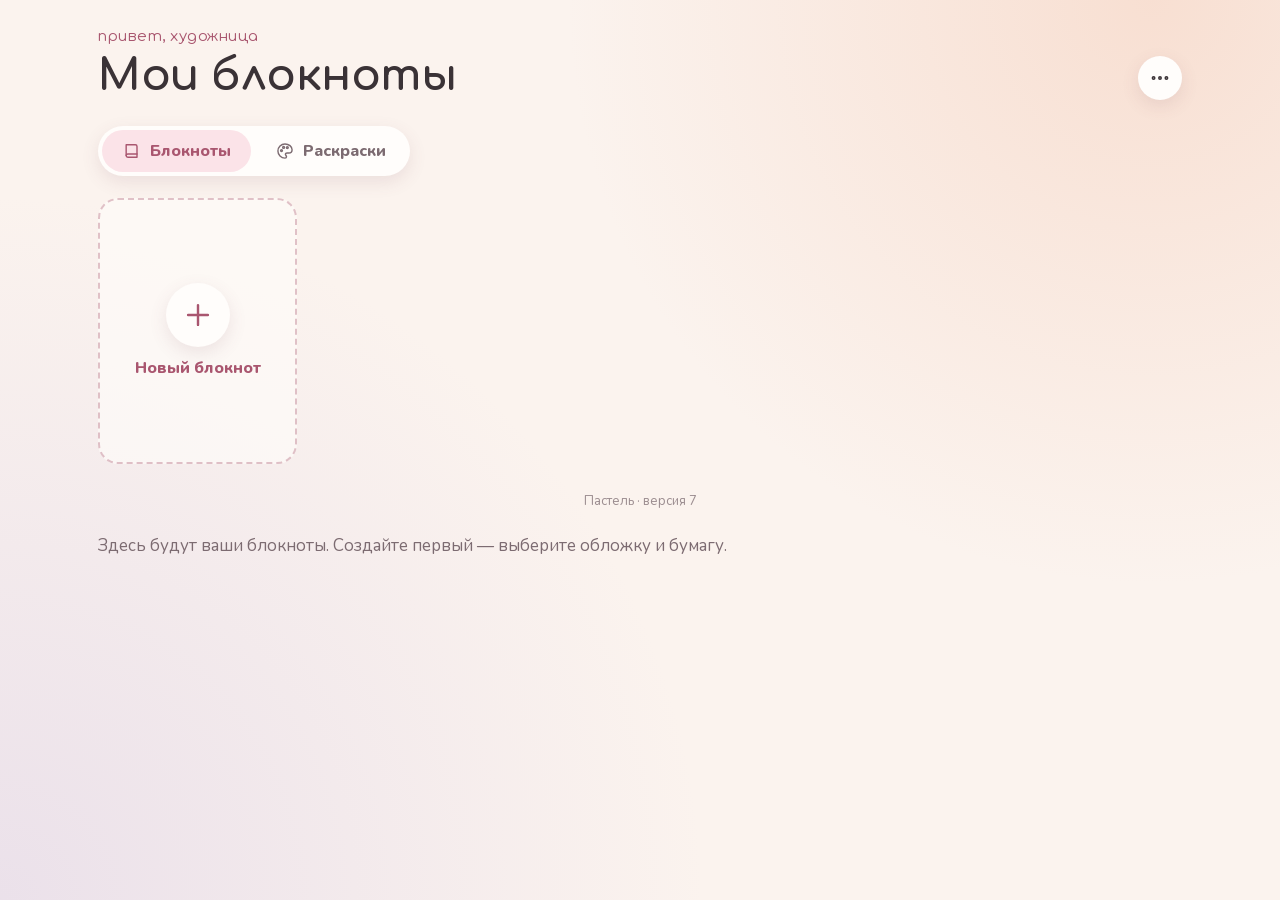
<file: index.html>
<!doctype html>
<html lang="ru">
<head>
<meta charset="utf-8">
<meta name="viewport" content="width=device-width, initial-scale=1, maximum-scale=1, user-scalable=no, viewport-fit=cover">
<title>Пастель — блокнот</title>
<meta name="description" content="Пастель: блокнот для Apple Pencil на iPad. Работает офлайн.">
<meta name="theme-color" content="#FBF3EE">
<meta name="mobile-web-app-capable" content="yes">
<meta name="apple-mobile-web-app-capable" content="yes">
<meta name="apple-mobile-web-app-status-bar-style" content="default">
<meta name="apple-mobile-web-app-title" content="Пастель">
<meta name="format-detection" content="telephone=no">
<link rel="manifest" href="manifest.webmanifest">
<link rel="icon" href="icons/icon.svg" type="image/svg+xml">
<link rel="apple-touch-icon" href="icons/apple-touch-icon.png">
<link rel="stylesheet" href="css/fonts.css">
<link rel="stylesheet" href="css/app.css">
</head>
<body>
<main id="app" aria-live="off"></main>
<noscript>Для работы Пастели нужен JavaScript.</noscript>
<script type="module" src="js/app.js"></script>
</body>
</html>
</file>
<file: css/fonts.css>
/* Шрифты (SIL Open Font License 1.1): Comfortaa — заголовки, Nunito — интерфейс. Локальные файлы, чтобы работало офлайн. */
@font-face {
  font-family: 'Comfortaa';
  font-style: normal;
  font-weight: 400 700;
  font-display: swap;
  src: url(../fonts/comfortaa-cyrillic-ext.woff2) format('woff2');
  unicode-range: U+0460-052F, U+1C80-1C8A, U+20B4, U+2DE0-2DFF, U+A640-A69F, U+FE2E-FE2F;
}
@font-face {
  font-family: 'Comfortaa';
  font-style: normal;
  font-weight: 400 700;
  font-display: swap;
  src: url(../fonts/comfortaa-cyrillic.woff2) format('woff2');
  unicode-range: U+0301, U+0400-045F, U+0490-0491, U+04B0-04B1, U+2116;
}
@font-face {
  font-family: 'Comfortaa';
  font-style: normal;
  font-weight: 400 700;
  font-display: swap;
  src: url(../fonts/comfortaa-latin-ext.woff2) format('woff2');
  unicode-range: U+0100-02BA, U+02BD-02C5, U+02C7-02CC, U+02CE-02D7, U+02DD-02FF, U+0304, U+0308, U+0329, U+1D00-1DBF, U+1E00-1E9F, U+1EF2-1EFF, U+2020, U+20A0-20AB, U+20AD-20C4, U+2113, U+2C60-2C7F, U+A720-A7FF;
}
@font-face {
  font-family: 'Comfortaa';
  font-style: normal;
  font-weight: 400 700;
  font-display: swap;
  src: url(../fonts/comfortaa-latin.woff2) format('woff2');
  unicode-range: U+0000-00FF, U+0131, U+0152-0153, U+02BB-02BC, U+02C6, U+02DA, U+02DC, U+0304, U+0308, U+0329, U+2000-206F, U+20AC, U+2122, U+2191, U+2193, U+2212, U+2215, U+FEFF, U+FFFD;
}
@font-face {
  font-family: 'Nunito';
  font-style: normal;
  font-weight: 400 800;
  font-display: swap;
  src: url(../fonts/nunito-cyrillic-ext.woff2) format('woff2');
  unicode-range: U+0460-052F, U+1C80-1C8A, U+20B4, U+2DE0-2DFF, U+A640-A69F, U+FE2E-FE2F;
}
@font-face {
  font-family: 'Nunito';
  font-style: normal;
  font-weight: 400 800;
  font-display: swap;
  src: url(../fonts/nunito-cyrillic.woff2) format('woff2');
  unicode-range: U+0301, U+0400-045F, U+0490-0491, U+04B0-04B1, U+2116;
}
@font-face {
  font-family: 'Nunito';
  font-style: normal;
  font-weight: 400 800;
  font-display: swap;
  src: url(../fonts/nunito-latin-ext.woff2) format('woff2');
  unicode-range: U+0100-02BA, U+02BD-02C5, U+02C7-02CC, U+02CE-02D7, U+02DD-02FF, U+0304, U+0308, U+0329, U+1D00-1DBF, U+1E00-1E9F, U+1EF2-1EFF, U+2020, U+20A0-20AB, U+20AD-20C4, U+2113, U+2C60-2C7F, U+A720-A7FF;
}
@font-face {
  font-family: 'Nunito';
  font-style: normal;
  font-weight: 400 800;
  font-display: swap;
  src: url(../fonts/nunito-latin.woff2) format('woff2');
  unicode-range: U+0000-00FF, U+0131, U+0152-0153, U+02BB-02BC, U+02C6, U+02DA, U+02DC, U+0304, U+0308, U+0329, U+2000-206F, U+20AC, U+2122, U+2191, U+2193, U+2212, U+2215, U+FEFF, U+FFFD;
}

/* Шрифты для текста в блокноте (SIL Open Font License 1.1, Google Fonts). Все с русскими и казахскими буквами. */
@font-face {
  font-family: 'Caveat';
  font-style: normal;
  font-weight: 500;
  font-display: swap;
  src: url(../fonts/caveat-cyrillic-ext.woff2) format('woff2');
  unicode-range: U+0460-052F, U+1C80-1C8A, U+20B4, U+2DE0-2DFF, U+A640-A69F, U+FE2E-FE2F;
}
@font-face {
  font-family: 'Caveat';
  font-style: normal;
  font-weight: 500;
  font-display: swap;
  src: url(../fonts/caveat-cyrillic.woff2) format('woff2');
  unicode-range: U+0301, U+0400-045F, U+0490-0491, U+04B0-04B1, U+2116;
}
@font-face {
  font-family: 'Caveat';
  font-style: normal;
  font-weight: 500;
  font-display: swap;
  src: url(../fonts/caveat-latin-ext.woff2) format('woff2');
  unicode-range: U+0100-02BA, U+02BD-02C5, U+02C7-02CC, U+02CE-02D7, U+02DD-02FF, U+0304, U+0308, U+0329, U+1D00-1DBF, U+1E00-1E9F, U+1EF2-1EFF, U+2020, U+20A0-20AB, U+20AD-20C4, U+2113, U+2C60-2C7F, U+A720-A7FF;
}
@font-face {
  font-family: 'Caveat';
  font-style: normal;
  font-weight: 500;
  font-display: swap;
  src: url(../fonts/caveat-latin.woff2) format('woff2');
  unicode-range: U+0000-00FF, U+0131, U+0152-0153, U+02BB-02BC, U+02C6, U+02DA, U+02DC, U+0304, U+0308, U+0329, U+2000-206F, U+20AC, U+2122, U+2191, U+2193, U+2212, U+2215, U+FEFF, U+FFFD;
}
@font-face {
  font-family: 'Bad Script';
  font-style: normal;
  font-weight: 400;
  font-display: swap;
  src: url(../fonts/bad-script-cyrillic-ext.woff2) format('woff2');
  unicode-range: U+0460-052F, U+1C80-1C8A, U+20B4, U+2DE0-2DFF, U+A640-A69F, U+FE2E-FE2F;
}
@font-face {
  font-family: 'Bad Script';
  font-style: normal;
  font-weight: 400;
  font-display: swap;
  src: url(../fonts/bad-script-cyrillic.woff2) format('woff2');
  unicode-range: U+0301, U+0400-045F, U+0490-0491, U+04B0-04B1, U+2116;
}
@font-face {
  font-family: 'Bad Script';
  font-style: normal;
  font-weight: 400;
  font-display: swap;
  src: url(../fonts/bad-script-latin-ext.woff2) format('woff2');
  unicode-range: U+0100-02BA, U+02BD-02C5, U+02C7-02CC, U+02CE-02D7, U+02DD-02FF, U+0304, U+0308, U+0329, U+1D00-1DBF, U+1E00-1E9F, U+1EF2-1EFF, U+2020, U+20A0-20AB, U+20AD-20C4, U+2113, U+2C60-2C7F, U+A720-A7FF;
}
@font-face {
  font-family: 'Bad Script';
  font-style: normal;
  font-weight: 400;
  font-display: swap;
  src: url(../fonts/bad-script-latin.woff2) format('woff2');
  unicode-range: U+0000-00FF, U+0131, U+0152-0153, U+02BB-02BC, U+02C6, U+02DA, U+02DC, U+0304, U+0308, U+0329, U+2000-206F, U+20AC, U+2122, U+2191, U+2193, U+2212, U+2215, U+FEFF, U+FFFD;
}
@font-face {
  font-family: 'Pangolin';
  font-style: normal;
  font-weight: 400;
  font-display: swap;
  src: url(../fonts/pangolin-cyrillic-ext.woff2) format('woff2');
  unicode-range: U+0460-052F, U+1C80-1C8A, U+20B4, U+2DE0-2DFF, U+A640-A69F, U+FE2E-FE2F;
}
@font-face {
  font-family: 'Pangolin';
  font-style: normal;
  font-weight: 400;
  font-display: swap;
  src: url(../fonts/pangolin-cyrillic.woff2) format('woff2');
  unicode-range: U+0301, U+0400-045F, U+0490-0491, U+04B0-04B1, U+2116;
}
@font-face {
  font-family: 'Pangolin';
  font-style: normal;
  font-weight: 400;
  font-display: swap;
  src: url(../fonts/pangolin-latin-ext.woff2) format('woff2');
  unicode-range: U+0100-02BA, U+02BD-02C5, U+02C7-02CC, U+02CE-02D7, U+02DD-02FF, U+0304, U+0308, U+0329, U+1D00-1DBF, U+1E00-1E9F, U+1EF2-1EFF, U+2020, U+20A0-20AB, U+20AD-20C4, U+2113, U+2C60-2C7F, U+A720-A7FF;
}
@font-face {
  font-family: 'Pangolin';
  font-style: normal;
  font-weight: 400;
  font-display: swap;
  src: url(../fonts/pangolin-latin.woff2) format('woff2');
  unicode-range: U+0000-00FF, U+0131, U+0152-0153, U+02BB-02BC, U+02C6, U+02DA, U+02DC, U+0304, U+0308, U+0329, U+2000-206F, U+20AC, U+2122, U+2191, U+2193, U+2212, U+2215, U+FEFF, U+FFFD;
}
@font-face {
  font-family: 'Cormorant Garamond';
  font-style: italic;
  font-weight: 600;
  font-display: swap;
  src: url(../fonts/cormorant-cyrillic-ext.woff2) format('woff2');
  unicode-range: U+0460-052F, U+1C80-1C8A, U+20B4, U+2DE0-2DFF, U+A640-A69F, U+FE2E-FE2F;
}
@font-face {
  font-family: 'Cormorant Garamond';
  font-style: italic;
  font-weight: 600;
  font-display: swap;
  src: url(../fonts/cormorant-cyrillic.woff2) format('woff2');
  unicode-range: U+0301, U+0400-045F, U+0490-0491, U+04B0-04B1, U+2116;
}
@font-face {
  font-family: 'Cormorant Garamond';
  font-style: italic;
  font-weight: 600;
  font-display: swap;
  src: url(../fonts/cormorant-latin-ext.woff2) format('woff2');
  unicode-range: U+0100-02BA, U+02BD-02C5, U+02C7-02CC, U+02CE-02D7, U+02DD-02FF, U+0304, U+0308, U+0329, U+1D00-1DBF, U+1E00-1E9F, U+1EF2-1EFF, U+2020, U+20A0-20AB, U+20AD-20C4, U+2113, U+2C60-2C7F, U+A720-A7FF;
}
@font-face {
  font-family: 'Cormorant Garamond';
  font-style: italic;
  font-weight: 600;
  font-display: swap;
  src: url(../fonts/cormorant-latin.woff2) format('woff2');
  unicode-range: U+0000-00FF, U+0131, U+0152-0153, U+02BB-02BC, U+02C6, U+02DA, U+02DC, U+0304, U+0308, U+0329, U+2000-206F, U+20AC, U+2122, U+2191, U+2193, U+2212, U+2215, U+FEFF, U+FFFD;
}
@font-face {
  font-family: 'Pacifico';
  font-style: normal;
  font-weight: 400;
  font-display: swap;
  src: url(../fonts/pacifico-cyrillic-ext.woff2) format('woff2');
  unicode-range: U+0460-052F, U+1C80-1C8A, U+20B4, U+2DE0-2DFF, U+A640-A69F, U+FE2E-FE2F;
}
@font-face {
  font-family: 'Pacifico';
  font-style: normal;
  font-weight: 400;
  font-display: swap;
  src: url(../fonts/pacifico-cyrillic.woff2) format('woff2');
  unicode-range: U+0301, U+0400-045F, U+0490-0491, U+04B0-04B1, U+2116;
}
@font-face {
  font-family: 'Pacifico';
  font-style: normal;
  font-weight: 400;
  font-display: swap;
  src: url(../fonts/pacifico-latin-ext.woff2) format('woff2');
  unicode-range: U+0100-02BA, U+02BD-02C5, U+02C7-02CC, U+02CE-02D7, U+02DD-02FF, U+0304, U+0308, U+0329, U+1D00-1DBF, U+1E00-1E9F, U+1EF2-1EFF, U+2020, U+20A0-20AB, U+20AD-20C4, U+2113, U+2C60-2C7F, U+A720-A7FF;
}
@font-face {
  font-family: 'Pacifico';
  font-style: normal;
  font-weight: 400;
  font-display: swap;
  src: url(../fonts/pacifico-latin.woff2) format('woff2');
  unicode-range: U+0000-00FF, U+0131, U+0152-0153, U+02BB-02BC, U+02C6, U+02DA, U+02DC, U+0304, U+0308, U+0329, U+2000-206F, U+20AC, U+2122, U+2191, U+2193, U+2212, U+2215, U+FEFF, U+FFFD;
}
@font-face {
  font-family: 'Yeseva One';
  font-style: normal;
  font-weight: 400;
  font-display: swap;
  src: url(../fonts/yeseva-cyrillic-ext.woff2) format('woff2');
  unicode-range: U+0460-052F, U+1C80-1C8A, U+20B4, U+2DE0-2DFF, U+A640-A69F, U+FE2E-FE2F;
}
@font-face {
  font-family: 'Yeseva One';
  font-style: normal;
  font-weight: 400;
  font-display: swap;
  src: url(../fonts/yeseva-cyrillic.woff2) format('woff2');
  unicode-range: U+0301, U+0400-045F, U+0490-0491, U+04B0-04B1, U+2116;
}
@font-face {
  font-family: 'Yeseva One';
  font-style: normal;
  font-weight: 400;
  font-display: swap;
  src: url(../fonts/yeseva-latin-ext.woff2) format('woff2');
  unicode-range: U+0100-02BA, U+02BD-02C5, U+02C7-02CC, U+02CE-02D7, U+02DD-02FF, U+0304, U+0308, U+0329, U+1D00-1DBF, U+1E00-1E9F, U+1EF2-1EFF, U+2020, U+20A0-20AB, U+20AD-20C4, U+2113, U+2C60-2C7F, U+A720-A7FF;
}
@font-face {
  font-family: 'Yeseva One';
  font-style: normal;
  font-weight: 400;
  font-display: swap;
  src: url(../fonts/yeseva-latin.woff2) format('woff2');
  unicode-range: U+0000-00FF, U+0131, U+0152-0153, U+02BB-02BC, U+02C6, U+02DA, U+02DC, U+0304, U+0308, U+0329, U+2000-206F, U+20AC, U+2122, U+2191, U+2193, U+2212, U+2215, U+FEFF, U+FFFD;
}
</file>
<file: css/app.css>
/* Пастель: тёплые пастельные цвета, мягкие скругления. Все цвета — токены здесь. */
:root {
  --bg: #FBF3EE;
  --bg-2: #F6E6E0;
  --surface: #FFFDFB;
  --ink: #3A3236;
  --ink-soft: #7C6B71;
  --line: rgba(58, 50, 54, .10);
  --rose: #D48A9E;
  --rose-deep: #A9566F;
  --peach: #F4C7B0;
  --sage: #B9CDB4;
  --butter: #F3DFA2;
  --lav: #CDBFE3;
  --danger: #B8445E;
  --radius: 22px;
  --radius-sm: 14px;
  --shadow: 0 18px 40px rgba(122, 78, 90, .14);
  --shadow-sm: 0 6px 18px rgba(122, 78, 90, .12);
  --font-ui: 'Nunito', system-ui, -apple-system, sans-serif;
  --font-title: 'Comfortaa', 'Nunito', system-ui, sans-serif;
  --safe-top: env(safe-area-inset-top, 0px);
  --safe-bottom: env(safe-area-inset-bottom, 0px);
}

* { box-sizing: border-box; -webkit-tap-highlight-color: transparent; }
html, body { margin: 0; height: 100%; }
body {
  font-family: var(--font-ui);
  color: var(--ink);
  background:
    radial-gradient(circle at 90% 0%, rgba(244, 199, 176, .45), transparent 40%),
    radial-gradient(circle at 0% 100%, rgba(205, 191, 227, .35), transparent 45%),
    var(--bg);
  -webkit-user-select: none;
  user-select: none;
  -webkit-touch-callout: none;
  overscroll-behavior: none;
  -webkit-text-size-adjust: 100%;
}
button { font: inherit; color: inherit; cursor: pointer; }
button:disabled { opacity: .35; cursor: default; }
:focus-visible { outline: 3px solid var(--rose); outline-offset: 2px; }
.ic { display: block; flex: none; }
#app { height: 100%; }

/* ---------- кнопки ---------- */
.icon-btn {
  width: 44px; height: 44px; border: 0; border-radius: 14px; background: transparent;
  display: inline-flex; align-items: center; justify-content: center;
  transition: background .2s, transform .15s;
}
.icon-btn:not(:disabled):active { transform: scale(.94); background: var(--bg-2); }
.icon-btn.round { border-radius: 50%; background: var(--surface); box-shadow: var(--shadow-sm); }
.icon-btn.small { width: 36px; height: 36px; border-radius: 12px; }
.chip-btn {
  height: 44px; padding: 0 16px 0 10px; border: 0; border-radius: 999px; background: var(--surface);
  display: inline-flex; align-items: center; gap: 4px; font-weight: 700; box-shadow: var(--shadow-sm);
}
.btn { height: 46px; padding: 0 22px; border-radius: 999px; border: 0; font-weight: 800; font-size: 16px; }
.btn-primary { background: var(--ink); color: #FFF6F0; }
.btn-ghost { background: var(--bg-2); }
.btn-danger { background: var(--danger); color: #fff; }

/* ---------- главный экран ---------- */
.home { min-height: 100%; padding: calc(28px + var(--safe-top)) clamp(18px, 4vw, 48px) calc(40px + var(--safe-bottom)); max-width: 1180px; margin: 0 auto; }
.home-head { display: flex; align-items: flex-end; justify-content: space-between; gap: 16px; margin-bottom: 26px; }
.home-hello { font-family: var(--font-title); font-size: 15px; color: var(--rose-deep); letter-spacing: .5px; margin-bottom: 6px; }
.home-title { font-family: var(--font-title); font-weight: 700; font-size: clamp(30px, 4.5vw, 44px); margin: 0; letter-spacing: -.5px; }
.home-empty { color: var(--ink-soft); margin-top: 24px; font-size: 17px; }
.nb-grid { display: grid; grid-template-columns: repeat(auto-fill, minmax(170px, 1fr)); gap: 26px 22px; }
.nb-card { display: flex; flex-direction: column; gap: 10px; }
.nb-cover {
  position: relative; aspect-ratio: 3 / 4; border: 0; border-radius: 10px 20px 20px 10px; padding: 0;
  box-shadow: var(--shadow), inset -6px 0 12px rgba(0, 0, 0, .05);
  transition: transform .25s cubic-bezier(.2, .8, .2, 1);
  overflow: hidden;
}
.nb-cover:active { transform: scale(.97) rotate(-1deg); }
.nb-spine { position: absolute; left: 0; top: 0; bottom: 0; width: 14px; background: rgba(0, 0, 0, .10); box-shadow: inset -1px 0 0 rgba(255, 255, 255, .35); }
.nb-label {
  position: absolute; left: 18%; right: 10%; top: 26%; padding: 12px 10px; border-radius: 10px;
  background: #FFFBF6; box-shadow: 0 4px 10px rgba(0, 0, 0, .08);
  font-family: var(--font-title); font-weight: 700; font-size: 15px; line-height: 1.25; text-align: center;
  overflow-wrap: anywhere; display: -webkit-box; -webkit-line-clamp: 3; -webkit-box-orient: vertical; overflow: hidden;
}
.nb-meta { display: flex; align-items: center; justify-content: space-between; color: var(--ink-soft); font-size: 14px; padding-left: 4px; }
.nb-new {
  aspect-ratio: 3 / 4; border: 2px dashed rgba(169, 86, 111, .35); border-radius: 20px; background: rgba(255, 253, 251, .6);
  display: flex; flex-direction: column; align-items: center; justify-content: center; gap: 10px; font-weight: 800; color: var(--rose-deep);
}
.nb-new-plus { width: 64px; height: 64px; border-radius: 50%; background: var(--surface); display: grid; place-items: center; box-shadow: var(--shadow-sm); }

/* ---------- экран блокнота ---------- */
.nb-screen { position: fixed; inset: 0; display: flex; flex-direction: column; }
.nb-top {
  position: relative; z-index: 5; display: flex; align-items: center; gap: 10px;
  padding: calc(8px + var(--safe-top)) 14px 8px;
}
.nb-title { flex: 1; min-width: 0; display: flex; align-items: center; justify-content: center; gap: 14px; }
.nb-name { font-family: var(--font-title); font-weight: 700; font-size: 17px; white-space: nowrap; overflow: hidden; text-overflow: ellipsis; max-width: 30vw; }
.pager { display: flex; align-items: center; background: var(--surface); border-radius: 999px; box-shadow: var(--shadow-sm); padding: 0 4px; }
.page-label { min-width: 54px; text-align: center; font-weight: 800; font-variant-numeric: tabular-nums; font-size: 15px; }
.nb-actions { display: flex; gap: 2px; background: var(--surface); border-radius: 999px; box-shadow: var(--shadow-sm); padding: 0 4px; }

.nb-viewport { position: relative; flex: 1; overflow: hidden; touch-action: none; }
.nb-stage { position: absolute; left: 0; top: 0; transform-origin: 0 0; will-change: transform; }
.nb-stage-live { pointer-events: none; }
.nb-page { position: relative; width: 1200px; height: 1600px; border-radius: 18px; box-shadow: 0 30px 80px rgba(122, 78, 90, .16), 0 0 0 1px rgba(122, 78, 90, .06); overflow: hidden; }
.nb-ink, .nb-live { position: absolute; left: 0; top: 0; width: 1200px; height: 1600px; display: block; }
.nb-detail { position: absolute; left: 0; top: 0; pointer-events: none; }

/* ---------- панель инструментов ---------- */
.dock {
  position: absolute; left: 50%; bottom: calc(14px + var(--safe-bottom)); transform: translateX(-50%); z-index: 6;
  display: flex; align-items: center; gap: 12px; padding: 8px 14px; max-width: calc(100vw - 20px);
  background: rgba(255, 253, 251, .92); -webkit-backdrop-filter: blur(14px); backdrop-filter: blur(14px);
  border-radius: 26px; box-shadow: var(--shadow), 0 0 0 1px rgba(169, 86, 111, .08);
}
.dock-tools { display: flex; gap: 4px; }
.tool-btn {
  width: 54px; height: 56px; border: 0; border-radius: 16px; background: transparent;
  display: flex; flex-direction: column; align-items: center; justify-content: center; gap: 2px;
  font-size: 10.5px; font-weight: 800; color: var(--ink-soft); transition: background .2s, color .2s, transform .15s;
}
.tool-btn.on { background: #FBE3E8; color: var(--rose-deep); }
.tool-btn:active { transform: scale(.94); }
.dock-sep { width: 1px; align-self: stretch; background: var(--line); margin: 6px 0; }
.dock-swatches { display: grid; grid-template-columns: repeat(6, 30px); gap: 6px; transition: opacity .2s; }
.dock-swatches.muted { opacity: .35; }
.swatch {
  width: 30px; height: 30px; border-radius: 50%; border: 0; padding: 0; background: var(--c);
  box-shadow: inset 0 0 0 1.5px rgba(0, 0, 0, .08); transition: transform .15s;
}
.swatch.on { box-shadow: 0 0 0 2.5px var(--surface), 0 0 0 4.5px var(--c); transform: scale(1.05); }
.dock-size { display: flex; align-items: center; gap: 10px; }
.size-dot { width: 10px; height: 10px; border-radius: 50%; flex: none; display: inline-block; }
.size-dot.eraser { box-shadow: inset 0 0 0 2px var(--ink-soft); }
.dock-size input[type=range] { width: 120px; accent-color: var(--rose-deep); height: 30px; }

@media (max-width: 860px) {
  .nb-name { display: none; }
  .hide-narrow { display: none; }
  .chip-btn { padding: 0 10px; }
  .dock { gap: 10px; padding: 8px 12px; }
  .dock-size input[type=range] { width: 100px; }
}
@media (max-width: 700px) {
  .dock { flex-wrap: wrap; justify-content: center; gap: 8px 12px; border-radius: 22px; }
  .dock-sep:nth-of-type(2) { display: none; }
}
@media (max-width: 560px) {
  .dock-swatches { grid-template-columns: repeat(12, 22px); gap: 4px; }
  .swatch { width: 22px; height: 22px; }
  .tool-btn { width: 46px; }
}

/* ---------- листы, диалоги, подсказки ---------- */
.scrim { position: fixed; inset: 0; z-index: 50; background: rgba(58, 50, 54, 0); display: flex; align-items: flex-end; justify-content: center; transition: background .22s; }
.scrim.open { background: rgba(58, 50, 54, .28); }
.sheet {
  width: min(460px, 100%); margin: 0 10px calc(10px + var(--safe-bottom)); padding: 10px; border-radius: 26px; background: var(--surface);
  box-shadow: var(--shadow); transform: translateY(30px); opacity: 0; transition: transform .22s cubic-bezier(.2, .8, .2, 1), opacity .22s;
}
.scrim.open .sheet, .scrim.open .dialog { transform: none; opacity: 1; }
.sheet-title { font-family: var(--font-title); font-weight: 700; padding: 10px 14px 8px; color: var(--ink-soft); font-size: 14px; }
.sheet-item { width: 100%; display: flex; align-items: center; gap: 14px; padding: 13px 14px; border: 0; background: transparent; border-radius: 16px; text-align: left; font-size: 17px; font-weight: 700; }
.sheet-item span:first-of-type { flex: 1; }
.sheet-item:active { background: var(--bg-2); }
.sheet-item.danger { color: var(--danger); }
.sheet-sep { height: 1px; background: var(--line); margin: 6px 12px; }
.switch { width: 44px; height: 26px; border-radius: 99px; background: #E6D9D6; position: relative; flex: none !important; }
.switch::after { content: ''; position: absolute; top: 3px; left: 3px; width: 20px; height: 20px; border-radius: 50%; background: #fff; box-shadow: 0 2px 4px rgba(0, 0, 0, .15); transition: left .2s; }
.switch.on { background: var(--rose); }
.switch.on::after { left: 21px; }

.scrim:has(.dialog) { align-items: center; }
.dialog {
  width: min(520px, calc(100% - 24px)); max-height: calc(100% - 40px); overflow: auto; padding: 24px; border-radius: 28px; background: var(--surface);
  box-shadow: var(--shadow); transform: scale(.96); opacity: 0; transition: transform .22s, opacity .22s;
}
.dialog-title { font-family: var(--font-title); font-weight: 700; font-size: 22px; margin: 0 0 16px; }
.dialog-text { color: var(--ink-soft); font-size: 16px; line-height: 1.5; margin: 0; }
.dialog.dialog-peek { width: min(640px, calc(100% - 24px)); }
.peek-img { display: block; width: 100%; max-height: min(62vh, 560px); object-fit: contain; border-radius: 14px; background: var(--bg); }
.peek-cap { margin: 12px 2px 0; color: var(--ink-soft); font-size: 15px; line-height: 1.4; }
.peek-cap b { color: var(--ink); font-weight: 700; }
.dialog-actions { display: flex; justify-content: flex-end; gap: 10px; margin-top: 22px; }
.field-label { display: block; font-weight: 800; font-size: 13px; letter-spacing: .4px; text-transform: uppercase; color: var(--ink-soft); margin: 16px 0 8px; }
.field { width: 100%; height: 50px; border-radius: 16px; border: 1.5px solid var(--line); background: #fff; padding: 0 16px; font: inherit; font-size: 17px; color: var(--ink); -webkit-user-select: text; user-select: text; }
.field:focus { outline: none; border-color: var(--rose); box-shadow: 0 0 0 4px rgba(212, 138, 158, .18); }
.cover-pick { display: grid; grid-template-columns: repeat(8, 1fr); gap: 8px; }
.cover-opt { aspect-ratio: 3 / 4; border: 0; border-radius: 6px 10px 10px 6px; box-shadow: var(--shadow-sm); }
.cover-opt.on { box-shadow: 0 0 0 3px var(--surface), 0 0 0 5.5px var(--rose-deep); }
.paper-pick { display: grid; grid-template-columns: repeat(4, 1fr); gap: 10px; }
.paper-opt { border: 0; background: transparent; display: flex; flex-direction: column; align-items: center; gap: 6px; font-weight: 700; font-size: 14px; padding: 0; }
.paper-swatch { width: 102px; max-width: 100%; aspect-ratio: 3 / 4; border-radius: 10px; box-shadow: 0 0 0 1px var(--line); }
.paper-opt.on .paper-swatch { box-shadow: 0 0 0 3px var(--surface), 0 0 0 5.5px var(--rose-deep); }

.toast {
  position: fixed; left: 50%; top: calc(70px + var(--safe-top)); z-index: 60; transform: translate(-50%, -12px); opacity: 0; pointer-events: none;
  background: var(--ink); color: #FFF6F0; padding: 12px 20px; border-radius: 999px; font-weight: 700; font-size: 15px; max-width: calc(100vw - 32px); text-align: center;
  transition: opacity .2s, transform .2s;
}
.toast.show { opacity: 1; transform: translate(-50%, 0); }

/* ---------- стикеры ---------- */
.nb-stickers { position: absolute; inset: 0; pointer-events: none; }
.sticker { position: absolute; left: 0; top: 0; transform-origin: 50% 50%; filter: drop-shadow(0 3px 5px rgba(122, 78, 90, .18)); }
.sticker svg { display: block; width: 100%; height: 100%; overflow: visible; }
.sticker.label { display: flex; align-items: center; justify-content: center; font-family: var(--font-title); font-weight: 700; color: var(--ink); }
.sticker.label span { position: relative; z-index: 1; white-space: nowrap; }
.sticker.label::before { content: ''; position: absolute; inset: 6px 4px; background: var(--bg); border-radius: 14px; }
.sticker.label-tag { font-size: 28px; padding-left: 20px; }
.sticker.label-tag::after { content: ''; position: absolute; left: 16px; top: 50%; width: 12px; height: 12px; margin-top: -6px; border-radius: 50%; background: rgba(255, 255, 255, .75); }
.sticker.label-pill { font-size: 28px; }
.sticker.label-pill::before { border-radius: 999px; }
.sticker.label-banner { font-size: 32px; }
.sticker.label-banner::before { border-radius: 0; clip-path: polygon(0 0, 100% 0, calc(100% - 16px) 50%, 100% 100%, 0 100%, 16px 50%); }
.sticker.label-circle { font-size: 44px; }
.sticker.label-circle::before { inset: 4px; border-radius: 50%; }
.sticker.label span { color: var(--ink); }
.sticker.label { --ink: #3A3236; }
.sticker.textblock { display: flex; flex-direction: column; filter: none; white-space: pre; }
.sticker.textblock span { display: block; }
.scrim:has(.dialog-texttool) { align-items: flex-start; padding-top: max(16px, env(safe-area-inset-top)); }
.dialog.dialog-texttool { width: min(600px, calc(100% - 24px)); }
.text-input { height: auto; min-height: 120px; padding: 12px 16px; line-height: 1.3; resize: vertical; }
.font-pick { display: flex; flex-wrap: wrap; gap: 8px; }
.font-chip { min-height: 44px; padding: 4px 14px; border-radius: 14px; border: 1.5px solid var(--line); background: #fff; color: var(--ink); cursor: pointer; }
.font-chip.on { border-color: var(--rose-deep); background: var(--rose-soft, #F8E3E8); }
.text-colors { grid-template-columns: repeat(12, 30px); gap: 8px; }
@media (max-width: 560px) { .text-colors { grid-template-columns: repeat(6, 30px); } }
.sel-box { position: absolute; left: 0; top: 0; transform-origin: 50% 50%; pointer-events: none; border: calc(2px * var(--k, 1)) dashed var(--rose-deep); border-radius: calc(10px * var(--k, 1)); }
.sel-h { position: absolute; width: calc(30px * var(--k, 1)); height: calc(30px * var(--k, 1)); border-radius: 50%; background: var(--surface); box-shadow: 0 2px 8px rgba(122, 78, 90, .3); display: grid; place-items: center; font-weight: 800; color: var(--rose-deep); font-size: calc(18px * var(--k, 1)); line-height: 1; }
.sel-del { left: 0; top: 0; transform: translate(-50%, -50%); color: var(--danger); font-size: calc(22px * var(--k, 1)); }
.sel-scale { right: 0; bottom: 0; transform: translate(50%, 50%); background: var(--rose-deep); }
.sel-scale::after { content: ''; width: 40%; height: 40%; border-right: calc(2.5px * var(--k, 1)) solid #fff; border-bottom: calc(2.5px * var(--k, 1)) solid #fff; transform: rotate(-45deg) translate(-10%, -10%); }
.sel-text { right: 0; top: 0; transform: translate(50%, -50%); display: none; font-family: var(--font-title); font-size: calc(13px * var(--k, 1)); }
.sel-box.has-text .sel-text { display: grid; }
.sticker-grid { display: grid; grid-template-columns: repeat(auto-fill, minmax(78px, 1fr)); gap: 8px; }
.sticker-pick { height: 82px; border: 0; border-radius: 16px; background: var(--bg); display: grid; place-items: center; transition: transform .15s, background .2s; }
.sticker-pick:active { transform: scale(.94); background: #FBE3E8; }
.sticker-pick-box { position: relative; display: block; }
.sticker-pick-box .sticker { filter: none; }

/* ---------- раскраска ---------- */
.loading { height: 100%; display: grid; place-items: center; font-family: var(--font-title); color: var(--ink-soft); font-size: 18px; }
.cl-pic { position: relative; background: #FFFBF6; border-radius: 10px; box-shadow: 0 30px 80px rgba(122, 78, 90, .16), 0 0 0 1px rgba(122, 78, 90, .06); overflow: hidden; }
.cl-layer { position: absolute; left: 0; top: 0; width: 100%; height: 100%; display: block; }
.cl-hint { animation: hintPulse 1.6s ease-in-out infinite; }
.cl-live { mix-blend-mode: multiply; }
.cl-paper { background-repeat: repeat; background-size: 256px 256px; mix-blend-mode: multiply; opacity: .55; pointer-events: none; }
@keyframes hintPulse { 0%, 100% { opacity: .55; } 50% { opacity: 1; } }
.cl-numbers { position: absolute; left: 0; top: 0; pointer-events: none; }
.progress-pill .page-label { min-width: 58px; padding: 0 8px; line-height: 44px; }
.cl-dock { gap: 12px; padding: 8px 12px; width: min(980px, calc(100vw - 20px)); }
.cl-chips { flex: 1; min-width: 0; display: flex; gap: 8px; overflow-x: auto; overflow-y: hidden; padding: 6px 4px; scrollbar-width: none; -webkit-overflow-scrolling: touch; touch-action: pan-x; }
.cl-chips::-webkit-scrollbar { display: none; }
.cl-chip { position: relative; flex: none; width: 44px; height: 44px; border-radius: 50%; border: 0; padding: 0; background: var(--c); color: var(--t); font-weight: 800; font-size: 16px; box-shadow: inset 0 0 0 1.5px rgba(0, 0, 0, .08); transition: transform .15s; }
.cl-chip.on { box-shadow: 0 0 0 3px var(--surface), 0 0 0 5.5px var(--c); transform: scale(1.06); }
.cl-chip.done .cl-num { opacity: 0; }
.cl-chip.done::after { content: ''; position: absolute; inset: 0; margin: auto; width: 16px; height: 9px; border-left: 3px solid var(--t); border-bottom: 3px solid var(--t); transform: translateY(-2px) rotate(-45deg); }
.cl-tools { display: flex; align-items: center; gap: 4px; flex: none; }
.icon-btn.on { background: #FBE3E8; color: var(--rose-deep); }

/* ---------- вкладки и галерея ---------- */
.tabs { display: inline-flex; gap: 4px; padding: 4px; border-radius: 999px; background: var(--surface); box-shadow: var(--shadow-sm); margin-bottom: 22px; }
.tab { height: 42px; padding: 0 20px; border: 0; border-radius: 999px; background: transparent; font-weight: 800; font-size: 16px; color: var(--ink-soft); display: inline-flex; align-items: center; gap: 8px; }
.tab.on { background: #FBE3E8; color: var(--rose-deep); }
.pic-grid { display: grid; grid-template-columns: repeat(auto-fill, minmax(200px, 1fr)); gap: 24px 20px; }
.pic-card { display: flex; flex-direction: column; gap: 8px; border: 0; padding: 0; background: transparent; text-align: left; }
.pic-thumb { position: relative; width: 100%; aspect-ratio: 1; border-radius: 20px; overflow: hidden; background: #FFFBF6; box-shadow: var(--shadow); }
.pic-thumb img { width: 100%; height: 100%; object-fit: cover; display: block; }
.pic-badge { position: absolute; left: 10px; top: 10px; padding: 4px 10px; border-radius: 999px; background: rgba(255, 253, 251, .92); font-size: 12px; font-weight: 800; color: var(--rose-deep); }
.pic-bar { position: absolute; left: 10px; right: 10px; bottom: 10px; height: 6px; border-radius: 6px; background: rgba(255, 253, 251, .8); overflow: hidden; }
.pic-bar i { display: block; height: 100%; background: var(--rose-deep); border-radius: 6px; }
.pic-title { font-family: var(--font-title); font-weight: 700; font-size: 16px; line-height: 1.25; }
.pic-author { color: var(--ink-soft); font-size: 14px; margin-top: -4px; }
.field.search { max-width: 520px; margin-bottom: 20px; padding-left: 44px; background: #fff url("data:image/svg+xml,%3Csvg xmlns='http://www.w3.org/2000/svg' width='20' height='20' viewBox='0 0 24 24' fill='none' stroke='%237C6B71' stroke-width='1.8' stroke-linecap='round'%3E%3Ccircle cx='11' cy='11' r='6.5'/%3E%3Cpath d='M16 16l4.5 4.5'/%3E%3C/svg%3E") no-repeat 14px 50%; }
.pic-badge.own { background: #FBE3E8; }
.pic-card[hidden] { display: none; }
.level-pick { display: flex; gap: 8px; flex-wrap: wrap; }
.level-opt { box-shadow: 0 0 0 1.5px var(--line); }
.level-opt.on { background: #FBE3E8; color: var(--rose-deep); box-shadow: 0 0 0 2px var(--rose); }
.busy { align-items: center; z-index: 70; }
.busy-card { background: var(--surface); padding: 22px 30px; border-radius: 22px; font-family: var(--font-title); font-weight: 700; font-size: 18px; box-shadow: var(--shadow); }
.section-note { color: var(--ink-soft); font-size: 15px; margin: 4px 0 18px; max-width: 640px; line-height: 1.5; }

@media (prefers-reduced-motion: reduce) {
  *, *::before, *::after { transition-duration: .01ms !important; animation-duration: .01ms !important; }
  .cl-hint { animation: none; opacity: .85; }
}

/* номер версии на главном экране */
.home-version { margin: 28px 0 8px; text-align: center; color: var(--ink-soft); font-size: 13px; opacity: .75; }

/* удержание карандаша засчитано — колечко у кончика */
.hold-ring { position: absolute; width: 44px; height: 44px; margin: -22px 0 0 -22px; border-radius: 50%; border: 2.5px solid var(--rose-deep); pointer-events: none; z-index: 6; animation: holdRing .45s ease-out forwards; }
@keyframes holdRing { from { transform: scale(.35); opacity: .9; } to { transform: scale(1.15); opacity: 0; } }
@media (prefers-reduced-motion: reduce) { .hold-ring { animation: holdFade .45s ease-out forwards; } @keyframes holdFade { from { opacity: .9; } to { opacity: 0; } } }

/* «Проверка фигур»: что видит приложение, для отладки на iPad */
.shape-debug { position: absolute; left: 12px; top: 12px; z-index: 7; max-width: min(420px, calc(100% - 24px)); padding: 10px 12px; border-radius: 14px; background: rgba(255, 253, 250, .94); box-shadow: var(--shadow-sm); font: 12.5px/1.45 ui-monospace, Menlo, monospace; color: var(--ink); white-space: pre-wrap; pointer-events: none; }

/* фото в блокноте */
.sticker.photo img { display: block; width: 100%; height: 100%; object-fit: cover; border-radius: 4px; -webkit-user-drag: none; user-select: none; pointer-events: none; }
.sticker.photo.framed { background: #fff; border-radius: 8px; box-shadow: 0 0 0 10px #fff; }
.sticker.photo .photo-wait { display: block; width: 100%; height: 100%; border-radius: 6px; background: var(--rose-soft, #F8E3E8); }
.photo-pick { display: flex; align-items: center; gap: 10px; width: 100%; justify-content: center; margin-bottom: 6px; }

/* напоминание о резервной копии */
.backup-note { display: grid; grid-template-columns: auto 1fr; gap: 6px 14px; align-items: start; margin: 0 0 18px; padding: 16px 18px; border-radius: 22px; background: var(--surface); box-shadow: var(--shadow-sm); border: 1.5px solid rgba(169, 86, 111, .18); }
.backup-ic { display: grid; place-items: center; width: 40px; height: 40px; border-radius: 50%; background: var(--rose-soft, #F8E3E8); color: var(--rose-deep); }
.backup-text { display: flex; flex-direction: column; gap: 4px; font-size: 15px; line-height: 1.4; color: var(--ink-soft); }
.backup-text b { color: var(--ink); font-size: 16px; }
.backup-actions { grid-column: 2; display: flex; gap: 10px; flex-wrap: wrap; margin-top: 6px; }
</file>
